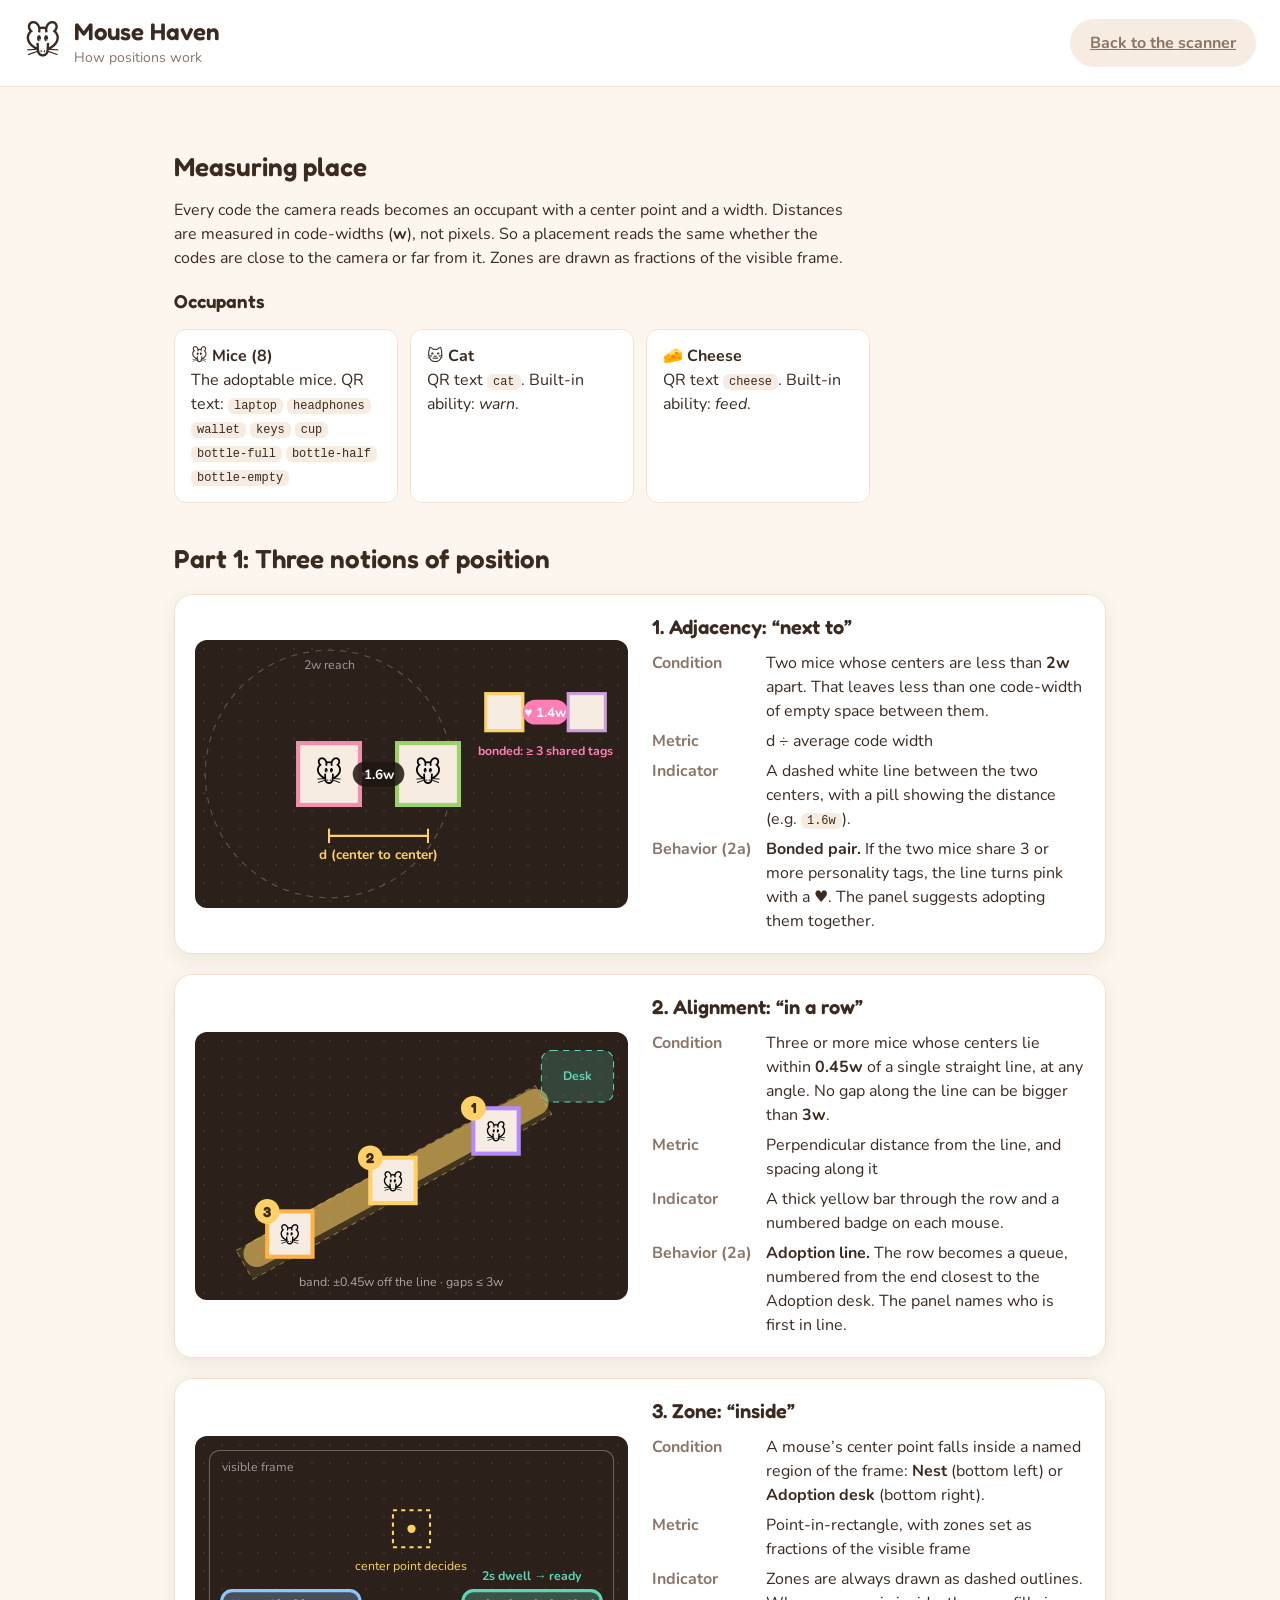
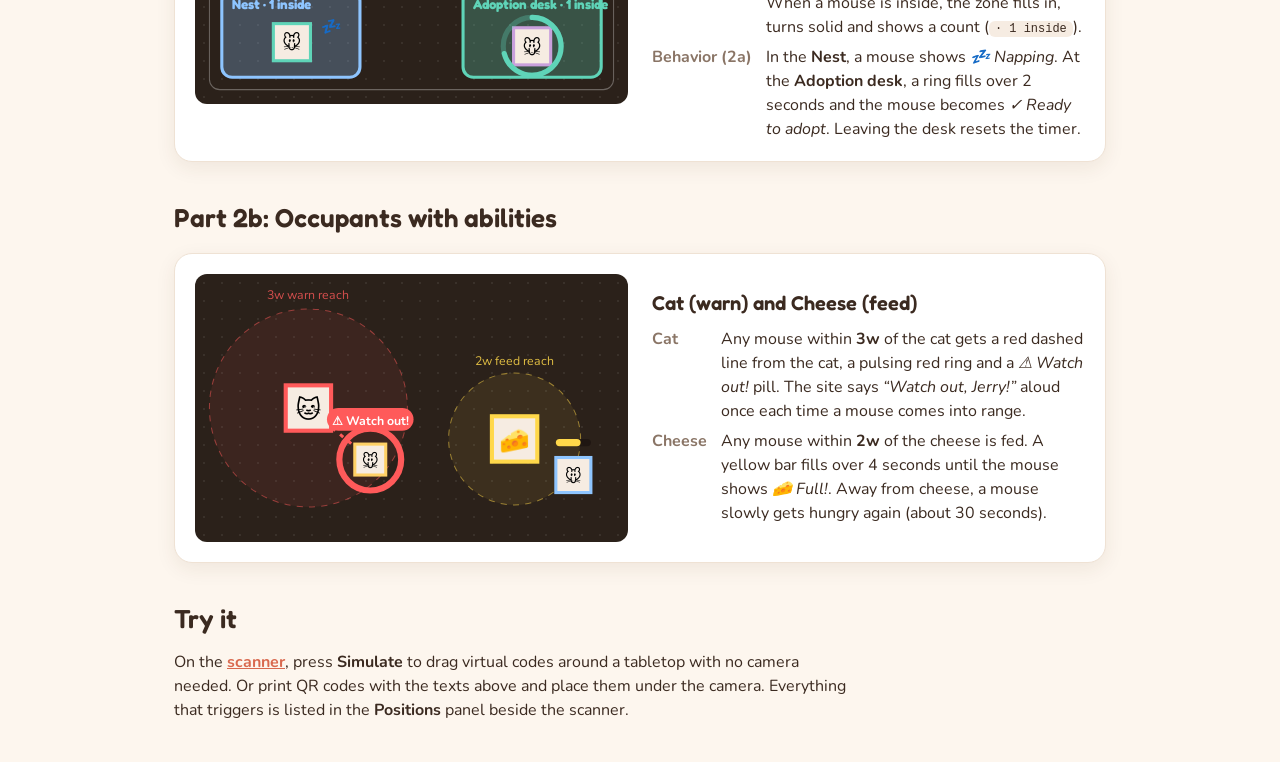
<file: position.html>
<!DOCTYPE html>
<html lang="en">
<head>
  <meta charset="UTF-8">
  <meta name="viewport" content="width=device-width, initial-scale=1.0">
  <title>Mouse Haven Positions</title>
  <link rel="preconnect" href="https://fonts.googleapis.com">
  <link rel="preconnect" href="https://fonts.gstatic.com" crossorigin>
  <link href="https://fonts.googleapis.com/css2?family=Fredoka:wght@500;600&family=Nunito:wght@400;600;700&display=swap" rel="stylesheet">
  <link rel="stylesheet" href="style.css">
  <style>
    .doc {
      max-width: 980px;
    }

    .doc h2 {
      margin-top: 40px;
      font-size: 26px;
    }

    .doc > p,
    .doc li {
      max-width: 68ch;
    }

    .notion {
      display: grid;
      grid-template-columns: minmax(0, 1fr) minmax(0, 1fr);
      gap: 24px;
      align-items: center;
      margin-top: 20px;
      padding: 20px;
      background: var(--surface);
      border: 1px solid var(--border);
      border-radius: var(--radius);
      box-shadow: var(--shadow);
    }

    .notion svg {
      display: block;
      width: 100%;
      height: auto;
      border-radius: 12px;
      background:
        radial-gradient(circle, rgba(255, 255, 255, 0.07) 1px, transparent 1.5px) 0 0 / 18px 18px,
        #2b211a;
    }

    .notion h3 {
      font-size: 20px;
    }

    .notion dl {
      display: grid;
      grid-template-columns: max-content 1fr;
      gap: 6px 14px;
      margin: 12px 0 0;
    }

    .notion dt {
      color: var(--muted);
      font-weight: 700;
    }

    .notion dd {
      margin: 0;
    }

    .occupants {
      display: grid;
      grid-template-columns: repeat(auto-fill, minmax(220px, 1fr));
      gap: 12px;
      padding: 0;
      list-style: none;
    }

    .occupants li {
      padding: 14px 16px;
      background: var(--surface);
      border: 1px solid var(--border);
      border-radius: 12px;
    }

    .doc a {
      color: var(--accent);
      font-weight: 700;
    }

    code {
      padding: 1px 6px;
      background: var(--chip);
      border-radius: 6px;
      font-size: 0.92em;
    }

    @media (max-width: 720px) {
      .notion {
        grid-template-columns: 1fr;
      }
    }
  </style>
</head>
<body>
  <header class="site-header">
    <div class="brand">
      <span class="brand-mark" aria-hidden="true">🐭</span>
      <div>
        <h1>Mouse Haven</h1>
        <p class="tagline">How positions work</p>
      </div>
    </div>
    <nav class="tabs">
      <a class="tab" href="index.html">Back to the scanner</a>
    </nav>
  </header>

  <main class="doc">
    <h2>Measuring place</h2>
    <p>Every code the camera reads becomes an occupant with a center point and a width. Distances are measured in code-widths (<strong>w</strong>), not pixels. So a placement reads the same whether the codes are close to the camera or far from it. Zones are drawn as fractions of the visible frame.</p>

    <h3 style="margin-top: 20px;">Occupants</h3>
    <ul class="occupants">
      <li><strong>🐭 Mice (8)</strong><br>The adoptable mice. QR text: <code>laptop</code> <code>headphones</code> <code>wallet</code> <code>keys</code> <code>cup</code> <code>bottle-full</code> <code>bottle-half</code> <code>bottle-empty</code></li>
      <li><strong>🐱 Cat</strong><br>QR text <code>cat</code>. Built-in ability: <em>warn</em>.</li>
      <li><strong>🧀 Cheese</strong><br>QR text <code>cheese</code>. Built-in ability: <em>feed</em>.</li>
    </ul>

    <h2>Part 1: Three notions of position</h2>

    <!-- 1. Adjacency -->
    <section class="notion">
      <svg viewBox="0 0 420 260" role="img" aria-label="Two mice 1.6 code-widths apart, linked by a dashed line with a distance label">
        <!-- threshold ring -->
        <circle cx="130" cy="130" r="120" fill="none" stroke="rgba(255,255,255,0.25)" stroke-dasharray="6 6" />
        <text x="130" y="28" fill="rgba(255,255,255,0.55)" font-family="Nunito" font-size="12" text-anchor="middle">2w reach</text>
        <line x1="130" y1="130" x2="226" y2="130" stroke="#fff" stroke-width="3" stroke-dasharray="8 8" />
        <rect x="100" y="100" width="60" height="60" fill="#f6ece2" stroke="#f28fad" stroke-width="4" />
        <text x="130" y="138" font-size="26" text-anchor="middle">🐭</text>
        <rect x="196" y="100" width="60" height="60" fill="#f6ece2" stroke="#9bd36a" stroke-width="4" />
        <text x="226" y="138" font-size="26" text-anchor="middle">🐭</text>
        <rect x="153" y="118" width="50" height="24" rx="12" fill="rgba(30,22,17,0.85)" />
        <text x="178" y="135" fill="#fff" font-family="Nunito" font-weight="700" font-size="13" text-anchor="middle">1.6w</text>
        <!-- measure -->
        <line x1="130" y1="190" x2="226" y2="190" stroke="#ffd166" stroke-width="2" />
        <line x1="130" y1="183" x2="130" y2="197" stroke="#ffd166" stroke-width="2" />
        <line x1="226" y1="183" x2="226" y2="197" stroke="#ffd166" stroke-width="2" />
        <text x="178" y="212" fill="#ffd166" font-family="Nunito" font-weight="700" font-size="13" text-anchor="middle">d (center to center)</text>
        <!-- bonded variant -->
        <line x1="300" y1="70" x2="380" y2="70" stroke="#ff7eb6" stroke-width="6" stroke-linecap="round" />
        <rect x="282" y="52" width="36" height="36" fill="#f6ece2" stroke="#ffd166" stroke-width="3" />
        <rect x="362" y="52" width="36" height="36" fill="#f6ece2" stroke="#c9a0dc" stroke-width="3" />
        <rect x="318" y="58" width="44" height="24" rx="12" fill="#ff7eb6" />
        <text x="340" y="75" fill="#fff" font-family="Nunito" font-weight="700" font-size="13" text-anchor="middle">♥ 1.4w</text>
        <text x="340" y="112" fill="#ff7eb6" font-family="Nunito" font-weight="700" font-size="12" text-anchor="middle">bonded: ≥ 3 shared tags</text>
      </svg>
      <div>
        <h3>1. Adjacency: “next to”</h3>
        <dl>
          <dt>Condition</dt><dd>Two mice whose centers are less than <strong>2w</strong> apart. That leaves less than one code-width of empty space between them.</dd>
          <dt>Metric</dt><dd>d ÷ average code width</dd>
          <dt>Indicator</dt><dd>A dashed white line between the two centers, with a pill showing the distance (e.g. <code>1.6w</code>).</dd>
          <dt>Behavior (2a)</dt><dd><strong>Bonded pair.</strong> If the two mice share 3 or more personality tags, the line turns pink with a ♥. The panel suggests adopting them together.</dd>
        </dl>
      </div>
    </section>

    <!-- 2. Alignment -->
    <section class="notion">
      <svg viewBox="0 0 420 260" role="img" aria-label="Three mice on one line, joined by a thick yellow bar and numbered from the end nearest the adoption desk">
        <!-- tolerance band -->
        <polygon points="40,212 330,52 346,80 56,240" fill="rgba(255,209,102,0.10)" stroke="rgba(255,209,102,0.45)" stroke-dasharray="5 5" />
        <line x1="60" y1="215" x2="330" y2="68" stroke="#ffd166" stroke-opacity="0.55" stroke-width="26" stroke-linecap="round" />
        <rect x="70" y="174" width="44" height="44" fill="#f6ece2" stroke="#ffb347" stroke-width="4" />
        <rect x="170" y="122" width="44" height="44" fill="#f6ece2" stroke="#ffd166" stroke-width="4" />
        <rect x="270" y="74" width="44" height="44" fill="#f6ece2" stroke="#b58cff" stroke-width="4" />
        <text x="92" y="205" font-size="20" text-anchor="middle">🐭</text>
        <text x="192" y="153" font-size="20" text-anchor="middle">🐭</text>
        <text x="292" y="105" font-size="20" text-anchor="middle">🐭</text>
        <g font-family="Fredoka, Nunito" font-weight="700" font-size="14" text-anchor="middle" fill="#3b2a20">
          <circle cx="70" cy="174" r="12" fill="#ffd166" /><text x="70" y="179">3</text>
          <circle cx="170" cy="122" r="12" fill="#ffd166" /><text x="170" y="127">2</text>
          <circle cx="270" cy="74" r="12" fill="#ffd166" /><text x="270" y="79">1</text>
        </g>
        <rect x="336" y="18" width="70" height="50" rx="10" fill="rgba(95,212,184,0.2)" stroke="#5fd4b8" stroke-dasharray="6 5" />
        <text x="371" y="47" fill="#5fd4b8" font-family="Nunito" font-weight="700" font-size="12" text-anchor="middle">Desk</text>
        <text x="200" y="246" fill="rgba(255,255,255,0.6)" font-family="Nunito" font-size="12" text-anchor="middle">band: ±0.45w off the line · gaps ≤ 3w</text>
      </svg>
      <div>
        <h3>2. Alignment: “in a row”</h3>
        <dl>
          <dt>Condition</dt><dd>Three or more mice whose centers lie within <strong>0.45w</strong> of a single straight line, at any angle. No gap along the line can be bigger than <strong>3w</strong>.</dd>
          <dt>Metric</dt><dd>Perpendicular distance from the line, and spacing along it</dd>
          <dt>Indicator</dt><dd>A thick yellow bar through the row and a numbered badge on each mouse.</dd>
          <dt>Behavior (2a)</dt><dd><strong>Adoption line.</strong> The row becomes a queue, numbered from the end closest to the Adoption desk. The panel names who is first in line.</dd>
        </dl>
      </div>
    </section>

    <!-- 3. Zone -->
    <section class="notion">
      <svg viewBox="0 0 420 260" role="img" aria-label="Frame with a Nest zone and an Adoption desk zone; a mouse inside each">
        <rect x="14" y="14" width="392" height="232" rx="10" fill="none" stroke="rgba(255,255,255,0.3)" />
        <text x="26" y="34" fill="rgba(255,255,255,0.55)" font-family="Nunito" font-size="12">visible frame</text>
        <rect x="26" y="150" width="134" height="84" rx="10" fill="rgba(142,197,255,0.28)" stroke="#8ec5ff" stroke-width="3" />
        <text x="36" y="168" fill="#8ec5ff" font-family="Fredoka, Nunito" font-weight="700" font-size="13">Nest · 1 inside</text>
        <rect x="260" y="150" width="134" height="84" rx="10" fill="rgba(95,212,184,0.28)" stroke="#5fd4b8" stroke-width="3" />
        <text x="270" y="168" fill="#5fd4b8" font-family="Fredoka, Nunito" font-weight="700" font-size="13">Adoption desk · 1 inside</text>
        <rect x="76" y="182" width="36" height="36" fill="#f6ece2" stroke="#5fd4b8" stroke-width="3" />
        <text x="94" y="207" font-size="18" text-anchor="middle">🐭</text>
        <text x="122" y="190" font-size="16">💤</text>
        <rect x="309" y="186" width="36" height="36" fill="#f6ece2" stroke="#c9a0dc" stroke-width="3" />
        <text x="327" y="211" font-size="18" text-anchor="middle">🐭</text>
        <circle cx="327" cy="204" r="28" fill="none" stroke="rgba(95,212,184,0.3)" stroke-width="5" />
        <path d="M327 176 A28 28 0 1 1 300 211" fill="none" stroke="#5fd4b8" stroke-width="5" stroke-linecap="round" />
        <circle cx="210" cy="90" r="4" fill="#ffd166" />
        <rect x="192" y="72" width="36" height="36" fill="none" stroke="#ffd166" stroke-width="2" stroke-dasharray="4 4" />
        <text x="210" y="130" fill="#ffd166" font-family="Nunito" font-size="12" text-anchor="middle">center point decides</text>
        <text x="327" y="140" fill="#5fd4b8" font-family="Nunito" font-weight="700" font-size="12" text-anchor="middle">2s dwell → ready</text>
      </svg>
      <div>
        <h3>3. Zone: “inside”</h3>
        <dl>
          <dt>Condition</dt><dd>A mouse’s center point falls inside a named region of the frame: <strong>Nest</strong> (bottom left) or <strong>Adoption desk</strong> (bottom right).</dd>
          <dt>Metric</dt><dd>Point-in-rectangle, with zones set as fractions of the visible frame</dd>
          <dt>Indicator</dt><dd>Zones are always drawn as dashed outlines. When a mouse is inside, the zone fills in, turns solid and shows a count (<code>· 1 inside</code>).</dd>
          <dt>Behavior (2a)</dt><dd>In the <strong>Nest</strong>, a mouse shows <em>💤 Napping</em>. At the <strong>Adoption desk</strong>, a ring fills over 2 seconds and the mouse becomes <em>✓ Ready to adopt</em>. Leaving the desk resets the timer.</dd>
        </dl>
      </div>
    </section>

    <h2>Part 2b: Occupants with abilities</h2>

    <section class="notion">
      <svg viewBox="0 0 420 260" role="img" aria-label="A cat warning a nearby mouse, and cheese feeding an adjacent mouse">
        <circle cx="110" cy="130" r="96" fill="rgba(255,90,90,0.08)" stroke="rgba(255,90,90,0.5)" stroke-dasharray="6 6" />
        <text x="110" y="24" fill="rgba(255,90,90,0.8)" font-family="Nunito" font-size="12" text-anchor="middle">3w warn reach</text>
        <line x1="110" y1="130" x2="170" y2="180" stroke="#ff5a5a" stroke-width="3" stroke-dasharray="4 6" />
        <rect x="88" y="108" width="44" height="44" fill="#f6ece2" stroke="#ff5a5a" stroke-width="4" />
        <text x="110" y="140" font-size="24" text-anchor="middle">🐱</text>
        <circle cx="170" cy="180" r="30" fill="none" stroke="#ff5a5a" stroke-width="6" />
        <rect x="155" y="165" width="30" height="30" fill="#f6ece2" stroke="#ffd166" stroke-width="3" />
        <text x="170" y="187" font-size="16" text-anchor="middle">🐭</text>
        <rect x="128" y="130" width="84" height="22" rx="11" fill="#ff5a5a" />
        <text x="170" y="146" fill="#fff" font-family="Nunito" font-weight="700" font-size="12" text-anchor="middle">⚠ Watch out!</text>

        <circle cx="310" cy="160" r="64" fill="rgba(255,216,74,0.08)" stroke="rgba(255,216,74,0.5)" stroke-dasharray="6 6" />
        <text x="310" y="88" fill="rgba(255,216,74,0.85)" font-family="Nunito" font-size="12" text-anchor="middle">2w feed reach</text>
        <rect x="288" y="138" width="44" height="44" fill="#f6ece2" stroke="#ffd84a" stroke-width="4" />
        <text x="310" y="170" font-size="24" text-anchor="middle">🧀</text>
        <rect x="350" y="178" width="34" height="34" fill="#f6ece2" stroke="#8ec5ff" stroke-width="3" />
        <text x="367" y="202" font-size="16" text-anchor="middle">🐭</text>
        <rect x="350" y="160" width="34" height="7" rx="3.5" fill="rgba(30,22,17,0.9)" />
        <rect x="350" y="160" width="24" height="7" rx="3.5" fill="#ffd84a" />
      </svg>
      <div>
        <h3>Cat (warn) and Cheese (feed)</h3>
        <dl>
          <dt>Cat</dt><dd>Any mouse within <strong>3w</strong> of the cat gets a red dashed line from the cat, a pulsing red ring and a <em>⚠ Watch out!</em> pill. The site says <em>“Watch out, Jerry!”</em> aloud once each time a mouse comes into range.</dd>
          <dt>Cheese</dt><dd>Any mouse within <strong>2w</strong> of the cheese is fed. A yellow bar fills over 4 seconds until the mouse shows <em>🧀 Full!</em>. Away from cheese, a mouse slowly gets hungry again (about 30 seconds).</dd>
        </dl>
      </div>
    </section>

    <h2>Try it</h2>
    <p>On the <a href="index.html">scanner</a>, press <strong>Simulate</strong> to drag virtual codes around a tabletop with no camera needed. Or print QR codes with the texts above and place them under the camera. Everything that triggers is listed in the <strong>Positions</strong> panel beside the scanner.</p>
  </main>
</body>
</html>
</file>
<file: style.css>
:root {
  --bg: #fdf6ee;
  --surface: #ffffff;
  --ink: #3b2a20;
  --muted: #8a7566;
  --accent: #d9694f;
  --accent-ink: #ffffff;
  --accent-soft: #fbe3d9;
  --border: #efe2d4;
  --chip: #f6ece2;
  --radius: 18px;
  --shadow: 0 6px 20px rgba(80, 50, 30, 0.08);
}

* {
  box-sizing: border-box;
}

html,
body {
  margin: 0;
}

body {
  background: var(--bg);
  color: var(--ink);
  font-family: 'Nunito', system-ui, sans-serif;
  line-height: 1.5;
}

h1,
h2,
h3 {
  margin: 0;
  font-family: 'Fredoka', 'Nunito', sans-serif;
  font-weight: 600;
  line-height: 1.2;
}

:focus-visible {
  outline: 3px solid var(--accent);
  outline-offset: 2px;
}

.site-header {
  position: sticky;
  top: 0;
  z-index: 20;
  display: flex;
  flex-wrap: wrap;
  align-items: center;
  justify-content: space-between;
  gap: 16px;
  padding: 16px 24px;
  background: var(--surface);
  border-bottom: 1px solid var(--border);
}

.brand {
  display: flex;
  align-items: center;
  gap: 12px;
}

.brand-mark {
  font-size: 36px;
}

.brand h1 {
  font-size: 24px;
}

.tagline {
  margin: 0;
  color: var(--muted);
  font-size: 14px;
}

.tabs {
  display: flex;
  gap: 4px;
  padding: 4px;
  background: var(--chip);
  border-radius: 999px;
}

.tab {
  padding: 8px 16px;
  border: 0;
  border-radius: 999px;
  background: transparent;
  color: var(--muted);
  font: inherit;
  font-weight: 700;
  cursor: pointer;
}

.tab.is-active {
  background: var(--surface);
  color: var(--ink);
  box-shadow: 0 1px 4px rgba(80, 50, 30, 0.12);
}

main {
  max-width: 1120px;
  margin: 0 auto;
  padding: 24px;
}

.view {
  display: none;
}

.view.is-active {
  display: block;
}

#view-scan.is-active {
  display: grid;
  grid-template-columns: minmax(0, 3fr) minmax(0, 2fr);
  gap: 24px;
  align-items: start;
}

.view h2 {
  font-size: 22px;
}

.hint {
  margin: 4px 0 16px;
  color: var(--muted);
}

.scanner {
  position: relative;
  height: min(70vh, 600px);
  overflow: hidden;
  border-radius: var(--radius);
  background: #1e1611;
  box-shadow: var(--shadow);
}

#webcam,
#overlay {
  position: absolute;
  inset: 0;
  display: block;
  width: 100%;
  height: 100%;
  object-fit: cover;
}

#overlay {
  pointer-events: none;
}

/* Simulation: a tabletop instead of the camera, and draggable codes. */
.scanner.is-simulating {
  background:
    radial-gradient(circle, rgba(255, 255, 255, 0.07) 1px, transparent 1.5px) 0 0 / 24px 24px,
    #2b211a;
}

.scanner.is-simulating #webcam,
.scanner.is-simulating #cameraToggle {
  display: none;
}

.scanner.is-simulating #overlay {
  pointer-events: auto;
  touch-action: none;
  cursor: grab;
}

.scanner.is-dragging #overlay {
  cursor: grabbing;
}

.scan-results .hint a {
  color: var(--accent);
  font-weight: 700;
}

.position-events {
  display: grid;
  gap: 8px;
  margin: 0 0 28px;
  padding: 0;
  list-style: none;
}

.position-event {
  display: flex;
  gap: 10px;
  align-items: baseline;
  padding: 10px 14px;
  background: var(--surface);
  border: 1px solid var(--border);
  border-radius: 12px;
}

.position-event-icon {
  flex: none;
  width: 1.4em;
  text-align: center;
}

.scanner-controls {
  position: absolute;
  top: 12px;
  right: 12px;
  z-index: 1;
  display: flex;
  gap: 8px;
}

.camera-toggle {
  padding: 8px 14px;
  border: 0;
  border-radius: 999px;
  background: rgba(30, 22, 17, 0.65);
  color: #ffffff;
  font: inherit;
  font-size: 14px;
  font-weight: 700;
  cursor: pointer;
}

.card-grid {
  display: grid;
  grid-template-columns: repeat(auto-fill, minmax(240px, 1fr));
  gap: 16px;
}

.scan-results .card-grid {
  grid-template-columns: 1fr;
}

.mouse-card {
  position: relative;
  display: flex;
  flex-direction: column;
  gap: 12px;
  padding: 16px;
  background: var(--surface);
  border: 1px solid var(--border);
  border-radius: var(--radius);
  box-shadow: var(--shadow);
  cursor: pointer;
  transition: transform 0.15s ease, box-shadow 0.15s ease;
}

.mouse-card:hover {
  transform: translateY(-2px);
  box-shadow: 0 10px 28px rgba(80, 50, 30, 0.12);
}

.mouse-card-head {
  display: flex;
  align-items: center;
  gap: 12px;
}

.mouse-card h3 {
  font-size: 20px;
}

/* The name button is the card's accessible control; this stretches its hit
   area over the whole card. */
.card-link {
  padding: 0;
  border: 0;
  background: none;
  color: inherit;
  font: inherit;
  cursor: pointer;
}

.card-link::after {
  content: '';
  position: absolute;
  inset: 0;
  border-radius: var(--radius);
}

.avatar {
  display: grid;
  flex: none;
  place-items: center;
  width: 56px;
  height: 56px;
  overflow: hidden;
  border-radius: 50%;
  background: color-mix(in srgb, var(--mouse-color) 35%, white);
  font-size: 28px;
}

.avatar img {
  width: 100%;
  height: 100%;
  object-fit: cover;
}

.badge {
  display: inline-block;
  margin-top: 4px;
  padding: 2px 10px;
  border-radius: 999px;
  background: var(--accent-soft);
  color: var(--accent);
  font-size: 12px;
  font-weight: 700;
}

.badge.is-highlighted {
  background: var(--accent);
  color: var(--accent-ink);
}

.description {
  display: -webkit-box;
  margin: 0;
  overflow: hidden;
  color: var(--muted);
  font-size: 14px;
  -webkit-line-clamp: 2;
  -webkit-box-orient: vertical;
}

.tag-list {
  display: flex;
  flex-wrap: wrap;
  gap: 6px;
}

.tag {
  padding: 3px 10px;
  border-radius: 999px;
  background: var(--chip);
  font-size: 13px;
  font-weight: 600;
}

.tag.is-match {
  background: var(--accent);
  color: var(--accent-ink);
}

.tag-toggle {
  padding: 8px 14px;
  border: 1.5px solid var(--border);
  border-radius: 999px;
  background: var(--surface);
  color: var(--ink);
  font: inherit;
  font-size: 14px;
  font-weight: 700;
  cursor: pointer;
}

.tag-toggle[aria-pressed='true'] {
  border-color: var(--accent);
  background: var(--accent);
  color: var(--accent-ink);
}

.tag-picker {
  margin-bottom: 12px;
}

.match-results {
  margin-top: 24px;
}

.empty {
  grid-column: 1 / -1;
  margin: 0;
  padding: 32px 16px;
  border: 1.5px dashed var(--border);
  border-radius: var(--radius);
  background: var(--surface);
  color: var(--muted);
  text-align: center;
}

.button {
  display: inline-block;
  padding: 8px 16px;
  border: 0;
  border-radius: 999px;
  background: var(--accent);
  color: var(--accent-ink);
  font: inherit;
  font-weight: 700;
  cursor: pointer;
}

.button.secondary {
  background: var(--chip);
  color: var(--ink);
}

.button:disabled {
  opacity: 0.5;
  cursor: default;
}

.button-row {
  display: flex;
  flex-wrap: wrap;
  gap: 8px;
}

.profile-dialog {
  width: min(560px, calc(100vw - 32px));
  max-height: calc(100vh - 32px);
  padding: 0;
  border: 0;
  border-radius: 24px;
  background: var(--surface);
  color: var(--ink);
  box-shadow: 0 20px 60px rgba(40, 25, 15, 0.3);
}

.profile-dialog::backdrop {
  background: rgba(40, 25, 15, 0.45);
}

.profile {
  display: flex;
  flex-direction: column;
  gap: 24px;
  padding: 24px;
}

.profile-head {
  display: flex;
  align-items: center;
  gap: 16px;
}

.profile-head .avatar {
  width: 88px;
  height: 88px;
  font-size: 44px;
}

.profile-head h2 {
  font-size: 28px;
}

.profile-head .hint {
  margin: 0;
}

.close-button {
  flex: none;
  align-self: flex-start;
  width: 36px;
  height: 36px;
  margin-left: auto;
  border: 0;
  border-radius: 50%;
  background: var(--chip);
  color: var(--ink);
  font-size: 16px;
  cursor: pointer;
}

.profile-section h3 {
  margin-bottom: 10px;
  font-size: 17px;
}

.photo-preview {
  display: block;
  width: 100%;
  aspect-ratio: 3 / 2;
  margin-bottom: 12px;
  border-radius: 14px;
  object-fit: cover;
}

.profile-section .hint {
  margin: 0 0 12px;
}

textarea {
  display: block;
  width: 100%;
  min-height: 64px;
  padding: 10px 12px;
  border: 1.5px solid var(--border);
  border-radius: 12px;
  background: var(--bg);
  color: var(--ink);
  font: inherit;
  resize: vertical;
}

.memory-list {
  display: flex;
  flex-direction: column;
  gap: 8px;
  margin: 0 0 12px;
  padding: 0;
  list-style: none;
}

.memory {
  display: flex;
  align-items: flex-start;
  gap: 8px;
  padding: 10px 12px;
  border-radius: 12px;
  background: var(--bg);
}

.memory-body {
  flex: 1;
  min-width: 0;
}

.memory-body p {
  margin: 0;
  white-space: pre-wrap;
  overflow-wrap: anywhere;
}

.memory-body time {
  color: var(--muted);
  font-size: 12px;
}

.icon-button {
  flex: none;
  padding: 2px 6px;
  border: 0;
  background: transparent;
  color: var(--muted);
  font-size: 14px;
  cursor: pointer;
}

.memory-form {
  display: flex;
  flex-direction: column;
  align-items: flex-start;
  gap: 8px;
}

@media (max-width: 760px) {
  .site-header {
    padding: 12px 16px;
  }

  .tabs {
    width: 100%;
  }

  .tab {
    flex: 1;
    padding: 8px 6px;
  }

  main {
    padding: 16px;
  }

  #view-scan.is-active {
    grid-template-columns: 1fr;
  }

  .scanner {
    height: 60vh;
  }

  .profile {
    padding: 20px 16px;
  }

  .profile-head .avatar {
    width: 64px;
    height: 64px;
    font-size: 32px;
  }
}

/* Floor-plan tabs (House, Workshop) */
#view-house.is-active,
#view-workshop.is-active {
  display: grid;
  grid-template-columns: minmax(0, 3fr) minmax(0, 2fr);
  gap: 24px;
  align-items: start;
}

.map-stage {
  display: flex;
  justify-content: center;
  padding: 12px;
  background: var(--surface);
  border: 1px solid var(--border);
  border-radius: var(--radius);
  box-shadow: var(--shadow);
}

.map-canvas {
  display: block;
  width: auto;
  max-width: 100%;
  height: min(78vh, 760px);
  aspect-ratio: 1326 / 1720;
  touch-action: none;
}

.map-view.is-simulating .map-canvas {
  cursor: grab;
}

.map-view.is-dragging .map-canvas {
  cursor: grabbing;
}

.map-camera {
  display: flex;
  gap: 12px;
  align-items: center;
}

.map-preview {
  width: 160px;
  aspect-ratio: 16 / 9;
  overflow: hidden;
  border-radius: 12px;
  background: #1e1611;
}

.map-preview video {
  display: block;
  width: 100%;
  height: 100%;
  object-fit: cover;
}

.map-view.is-simulating .map-preview {
  display: none;
}

.map-status {
  margin: 12px 0;
  font-weight: 700;
}

@media (max-width: 760px) {
  #view-house.is-active,
  #view-workshop.is-active {
    grid-template-columns: 1fr;
  }

  .map-canvas {
    width: 100%;
    height: auto;
  }
}
</file>
